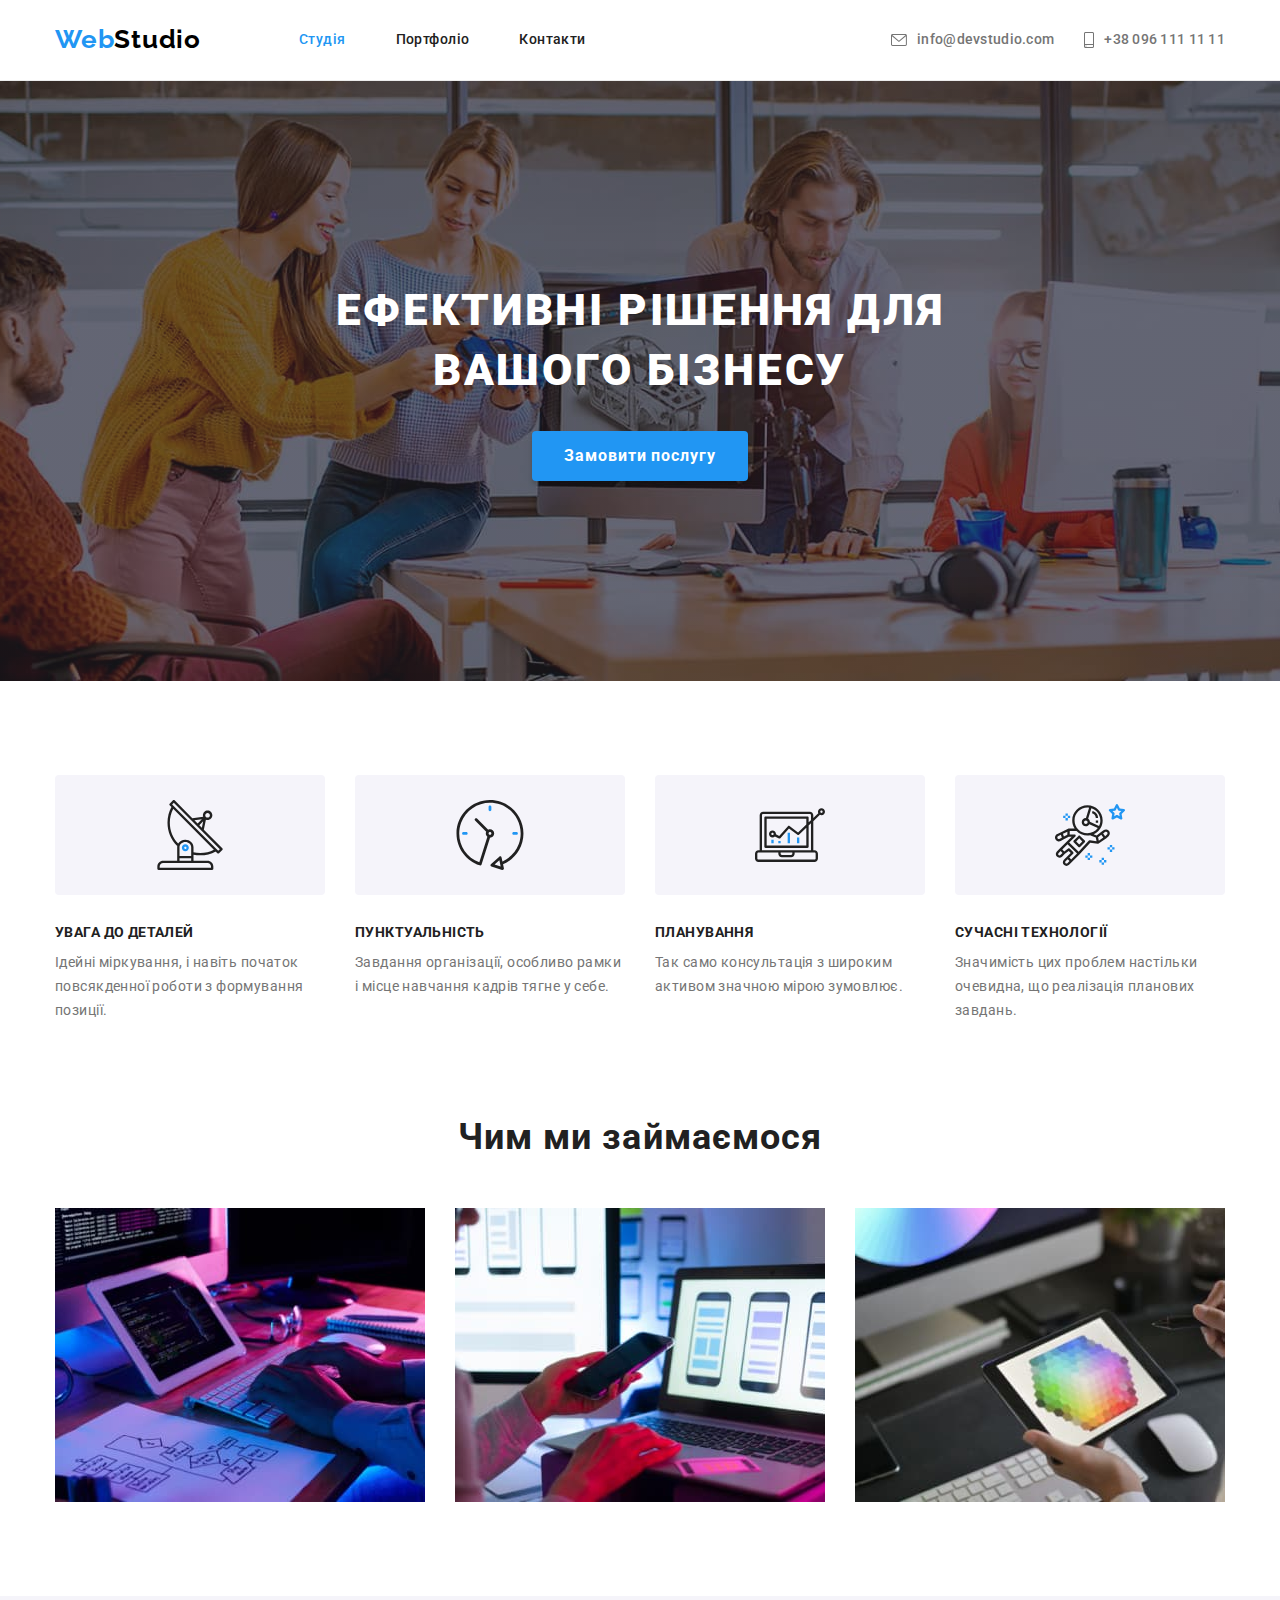
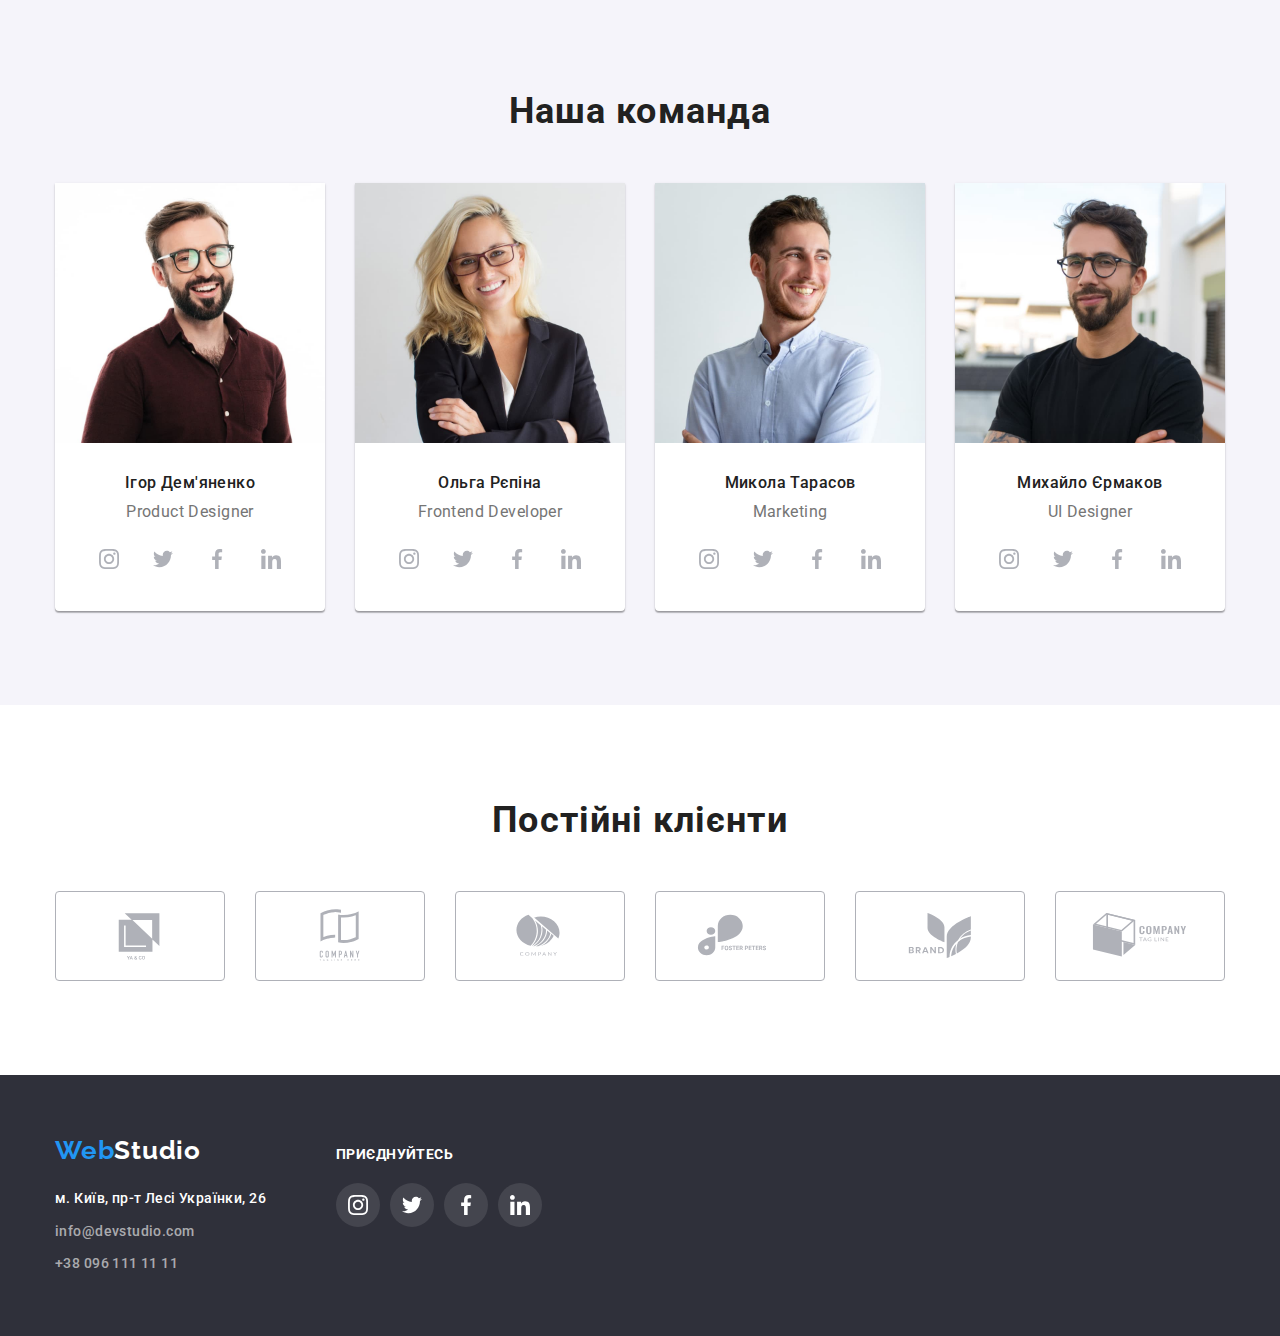
<file: index.html>
<!DOCTYPE html>
<html lang="uk">
  <head>
    <meta charset="UTF-8" />
    <meta http-equiv="X-UA-Compatible" content="IE=edge" />
    <meta name="viewport" content="width=device-width, initial-scale=1.0" />
    <link rel="preconnect" href="https://fonts.googleapis.com" />
    <link rel="preconnect" href="https://fonts.gstatic.com" crossorigin />
    <link
      href="https://fonts.googleapis.com/css2?family=Raleway:wght@700&family=Roboto:wght@400;500;700;900&display=swap"
      rel="stylesheet"
    />
    <title>Студія</title>
    <link
      rel="stylesheet"
      href="https://cdnjs.cloudflare.com/ajax/libs/modern-normalize/1.1.0/modern-normalize.min.css"
    />
    <link rel="stylesheet" href="./css/styles.css" />
  </head>
  <body>
    <!--Шапка сайту-->
    <header class="page-header">
      <div class="container header-container">
        <a href="./index.html" class="primary-link"><span class="header-logo">Web</span>Studio</a>
        <nav>
          <ul class="nav site-nav list">
            <li class="header-item"><a href="./index.html" class="link current">Студія</a></li>
            <li class="header-item"><a href="./portfolio.html" class="link">Портфоліо</a></li>
            <li class="header-item"><a href="" class="link">Контакти</a></li>
          </ul>
        </nav>
        <ul class="auth-nav list">
          <li class="auth-mail">
            <a href="mailto:info@devstudio.com" class="header-mail">
              <svg class="icon-contacts" width="16" height="12">
                <use href="./img/sprite.svg#icon-mail"></use>
              </svg>
              info@devstudio.com</a
            >
          </li>
          <li>
            <a href="tel:+380961111111" class="header-contact">
              <svg class="icon-contacts" width="10" height="16">
                <use href="./img/sprite.svg#icon-smartphone"></use>
              </svg>
              +38 096 111 11 11</a
            >
          </li>
        </ul>
      </div>
    </header>
    <main>
      <!--Hero-section-->
      <section class="hero overlay">
        <div class="container">
          <h1 class="hero-title">Ефективні рішення для вашого бізнесу</h1>
          <button type="button" class="btn">Замовити послугу</button>
        </div>
      </section>
      <section class="section-vantage">
        <div class="container">
          <h2 class="visually-hidden">Особливості</h2>
          <ul class="advantage">
            <li class="text-vantage">
              <div class="icon-vantage">
                <svg class="icon-antenna" width="70" height="70">
                  <use href="./img/sprite.svg#icon-antenna"></use>
                </svg>
              </div>
              <h3 class="three-title">УВАГА ДО ДЕТАЛЕЙ</h3>
              <p class="description">
                Ідейні міркування, і навіть початок повсякденної роботи з формування позиції.
              </p>
            </li>
            <li class="text-vantage">
              <div class="icon-vantage">
                <svg class="icon-antenna" width="70" height="70">
                  <use href="./img/sprite.svg#icon-clock"></use>
                </svg>
              </div>
              <h3 class="three-title">ПУНКТУАЛЬНІСТЬ</h3>
              <p class="description">
                Завдання організації, особливо рамки і місце навчання кадрів тягне у себе.
              </p>
            </li>
            <li class="text-vantage">
              <div class="icon-vantage">
                <svg class="icon-antenna" width="70" height="70">
                  <use href="./img/sprite.svg#icon-diagram"></use>
                </svg>
              </div>
              <h3 class="three-title">ПЛАНУВАННЯ</h3>
              <p class="description">
                Так само консультація з широким активом значною мірою зумовлює.
              </p>
            </li>
            <li class="text-vantage">
              <div class="icon-vantage">
                <svg class="icon-antenna" width="70" height="70">
                  <use href="./img/sprite.svg#icon-astronaut"></use>
                </svg>
              </div>
              <h3 class="three-title">СУЧАСНІ ТЕХНОЛОГІЇ</h3>
              <p class="description">
                Значимість цих проблем настільки очевидна, що реалізація планових завдань.
              </p>
            </li>
          </ul>
        </div>
      </section>
      <section class="section">
        <div class="container">
          <h2 class="two-title">Чим ми займаємося</h2>
          <ul class="list work-list">
            <li class="work-cart">
              <img
                class="no-gap"
                src="./img/img-1.jpg"
                alt="Розробка програмного забезпечення"
                width="370"
              />
            </li>
            <li class="work-cart">
              <img
                class="no-gap"
                src="./img/img-2.jpg"
                alt="Розробка програм для мобільних пристроїв"
                width="370"
              />
            </li>
            <li class="work-cart">
              <img class="no-gap" src="./img/img-3.jpg" alt="художник веб-дизайну" width="370" />
            </li>
          </ul>
        </div>
      </section>
      <section class="team">
        <div class="container">
          <h2 class="two-title">Наша команда</h2>
          <ul class="list team-list">
            <li class="team-cart">
              <img class="no-gap" src="./img/img2_1.jpg" alt="Ігор" width="270" />
              <div class="team-text">
                <h3 class="name-title">Ігор Дем'яненко</h3>
                <p class="team-prof">Product Designer</p>
                <ul class="social list">
                  <li class="icon-socials">
                    <a
                      href="https://www.instagram.com"
                      target="_blank"
                      class="social-link"
                      width="64"
                      heigth="64"
                    >
                      <svg class="icon-link">
                        <use href="./img/sprite.svg#icon-instagram"></use>
                      </svg>
                    </a>
                  </li>
                  <li class="icon-socials">
                    <a
                      href="https://twitter.com"
                      target="_blank"
                      class="social-link"
                      width="64"
                      heigth="64"
                    >
                      <svg class="icon-link">
                        <use href="./img/sprite.svg#icon-twitter"></use>
                      </svg>
                    </a>
                  </li>
                  <li class="icon-socials">
                    <a
                      href="https://www.facebook.com"
                      target="_blank"
                      class="social-link"
                      width="64"
                      heigth="64"
                    >
                      <svg class="icon-link">
                        <use href="./img/sprite.svg#icon-facebook"></use>
                      </svg>
                    </a>
                  </li>
                  <li class="icon-socials">
                    <a
                      href="https://www.linkedin.com"
                      target="_blank"
                      class="social-link"
                      width="64"
                      heigth="64"
                    >
                      <svg class="icon-link">
                        <use href="./img/sprite.svg#icon-linkedin"></use>
                      </svg>
                    </a>
                  </li>
                </ul>
              </div>
            </li>
            <li class="team-cart">
              <img class="no-gap" src="./img/img2_2.jpg" alt="Ольга" width="270" />
              <div class="team-text">
                <h3 class="name-title">Ольга Рєпіна</h3>
                <p class="team-prof">Frontend Developer</p>

                <ul class="social list">
                  <li class="icon-socials">
                    <a
                      href="https://www.instagram.com"
                      target="_blank"
                      class="social-link"
                      width="64"
                      heigth="64"
                    >
                      <svg class="icon-link">
                        <use href="./img/sprite.svg#icon-instagram"></use>
                      </svg>
                    </a>
                  </li>
                  <li class="icon-socials">
                    <a
                      href="https://twitter.com"
                      target="_blank"
                      class="social-link"
                      width="64"
                      heigth="64"
                    >
                      <svg class="icon-link">
                        <use href="./img/sprite.svg#icon-twitter"></use>
                      </svg>
                    </a>
                  </li>
                  <li class="icon-socials">
                    <a
                      href="https://www.facebook.com"
                      target="_blank"
                      class="social-link"
                      width="64"
                      heigth="64"
                    >
                      <svg class="icon-link">
                        <use href="./img/sprite.svg#icon-facebook"></use>
                      </svg>
                    </a>
                  </li>
                  <li class="icon-socials">
                    <a
                      href="https://www.linkedin.com"
                      target="_blank"
                      class="social-link"
                      width="64"
                      heigth="64"
                    >
                      <svg class="icon-link">
                        <use href="./img/sprite.svg#icon-linkedin"></use>
                      </svg>
                    </a>
                  </li>
                </ul>
              </div>
            </li>
            <li class="team-cart">
              <img class="no-gap" src="./img/img2_3.jpg" alt="Микола" width="270" />
              <div class="team-text">
                <h3 class="name-title">Микола Тарасов</h3>
                <p class="team-prof">Marketing</p>
                <ul class="social list">
                  <li class="icon-socials">
                    <a
                      href="https://www.instagram.com"
                      target="_blank"
                      class="social-link"
                      width="64"
                      heigth="64"
                    >
                      <svg class="icon-link">
                        <use href="./img/sprite.svg#icon-instagram"></use>
                      </svg>
                    </a>
                  </li>
                  <li class="icon-socials">
                    <a
                      href="https://twitter.com"
                      target="_blank"
                      class="social-link"
                      width="64"
                      heigth="64"
                    >
                      <svg class="icon-link">
                        <use href="./img/sprite.svg#icon-twitter"></use>
                      </svg>
                    </a>
                  </li>
                  <li class="icon-socials">
                    <a
                      href="https://www.facebook.com"
                      target="_blank"
                      class="social-link"
                      width="64"
                      heigth="64"
                    >
                      <svg class="icon-link">
                        <use href="./img/sprite.svg#icon-facebook"></use>
                      </svg>
                    </a>
                  </li>
                  <li class="icon-socials">
                    <a
                      href="https://www.linkedin.com"
                      target="_blank"
                      class="social-link"
                      width="64"
                      heigth="64"
                    >
                      <svg class="icon-link">
                        <use href="./img/sprite.svg#icon-linkedin"></use>
                      </svg>
                    </a>
                  </li>
                </ul>
              </div>
            </li>
            <li class="team-cart">
              <img class="no-gap" src="./img/img2_4.jpg" alt="Михайло" width="270" />
              <div class="team-text">
                <h3 class="name-title">Михайло Єрмаков</h3>
                <p class="team-prof">UI Designer</p>
                <ul class="social list">
                  <li class="icon-socials">
                    <a
                      href="https://www.instagram.com"
                      target="_blank"
                      class="social-link"
                      width="64"
                      heigth="64"
                    >
                      <svg class="icon-link">
                        <use href="./img/sprite.svg#icon-instagram"></use>
                      </svg>
                    </a>
                  </li>
                  <li class="icon-socials">
                    <a
                      href="https://twitter.com"
                      target="_blank"
                      class="social-link"
                      width="64"
                      heigth="64"
                    >
                      <svg class="icon-link">
                        <use href="./img/sprite.svg#icon-twitter"></use>
                      </svg>
                    </a>
                  </li>
                  <li class="icon-socials">
                    <a
                      href="https://www.facebook.com"
                      target="_blank"
                      class="social-link"
                      width="64"
                      heigth="64"
                    >
                      <svg class="icon-link">
                        <use href="./img/sprite.svg#icon-facebook"></use>
                      </svg>
                    </a>
                  </li>
                  <li class="icon-socials">
                    <a
                      href="https://www.linkedin.com"
                      target="_blank"
                      class="social-link"
                      width="64"
                      heigth="64"
                    >
                      <svg class="icon-link">
                        <use href="./img/sprite.svg#icon-linkedin"></use>
                      </svg>
                    </a>
                  </li>
                </ul>
              </div>
            </li>
          </ul>
        </div>
      </section>
      <section class="section client">
        <div class="container">
          <h2 class="two-title">Постійні клієнти</h2>
          <ul class="clients list">
            <li class="clients-block">
              <a href="" class="clients-link">
                <svg class="icon-client" width="106" heigth="60">
                  <use href="./img/sprite.svg#icon-client1"></use>
                </svg>
              </a>
            </li>
            <li class="clients-block">
              <a href="" class="clients-link">
                <svg class="icon-client" width="106" heigth="60">
                  <use href="./img/sprite.svg#icon-client2"></use>
                </svg>
              </a>
            </li>
            <li class="clients-block">
              <a href="" class="clients-link">
                <svg class="icon-client" width="106" heigth="60">
                  <use href="./img/sprite.svg#icon-client3"></use>
                </svg>
              </a>
            </li>
            <li class="clients-block">
              <a href="" class="clients-link">
                <svg class="icon-client" width="106" heigth="60">
                  <use href="./img/sprite.svg#icon-client4"></use>
                </svg>
              </a>
            </li>
            <li class="clients-block">
              <a href="" class="clients-link">
                <svg class="icon-client" width="106" heigth="60">
                  <use href="./img/sprite.svg#icon-client5"></use>
                </svg>
              </a>
            </li>
            <li class="clients-block">
              <a href="" class="clients-link">
                <svg class="icon-client" width="106" heigth="60">
                  <use href="./img/sprite.svg#icon-client6"></use>
                </svg>
              </a>
            </li>
          </ul>
        </div>
      </section>
    </main>
    <footer class="foot">
      <div class="container general-container">
        <div class="foot-container">
          <a href="./index.html" class="footer-studio"
            ><span class="footer-logo">Web</span>Studio</a
          >
          <address class="foot-adress">
            <ul class="list">
              <li class="foot-location">
                <a
                  href="https://goo.gl/maps/oV6Z48g4HEGh3aJA7"
                  target="_blank"
                  class="address-location link"
                  rel="noopener noreferrer"
                  >м. Київ, пр-т Лесі Українки, 26</a
                >
              </li>
              <li class="foot-mail">
                <a href="mailto:info@devstudio.com" class="footer-mail link">info@devstudio.com</a>
              </li>
              <li class="foot-contact">
                <a href="tel:+380961111111" class="footer-contact link">+38 096 111 11 11</a>
              </li>
            </ul>
          </address>
        </div>
        <div class="foot-socials">
          <b class="foot-text">приєднуйтесь</b>
          <ul class="social list">
            <li class="icon-socials">
              <a
                href="https://www.instagram.com"
                target="_blank"
                class="f-social-link"
                width="64"
                heigth="64"
              >
                <svg class="icon-link">
                  <use href="./img/sprite.svg#icon-instagram"></use>
                </svg>
              </a>
            </li>
            <li class="icon-socials">
              <a
                href="https://twitter.com"
                target="_blank"
                class="f-social-link"
                width="64"
                heigth="64"
              >
                <svg class="icon-link">
                  <use href="./img/sprite.svg#icon-twitter"></use>
                </svg>
              </a>
            </li>
            <li class="icon-socials">
              <a
                href="https://www.facebook.com"
                target="_blank"
                class="f-social-link"
                width="64"
                heigth="64"
              >
                <svg class="icon-link">
                  <use href="./img/sprite.svg#icon-facebook"></use>
                </svg>
              </a>
            </li>
            <li class="icon-socials">
              <a
                href="https://www.linkedin.com"
                target="_blank"
                class="f-social-link"
                width="64"
                heigth="64"
              >
                <svg class="icon-link">
                  <use href="./img/sprite.svg#icon-linkedin"></use>
                </svg>
              </a>
            </li>
          </ul>
        </div>
      </div>
    </footer>
  </body>
</html>
</file>
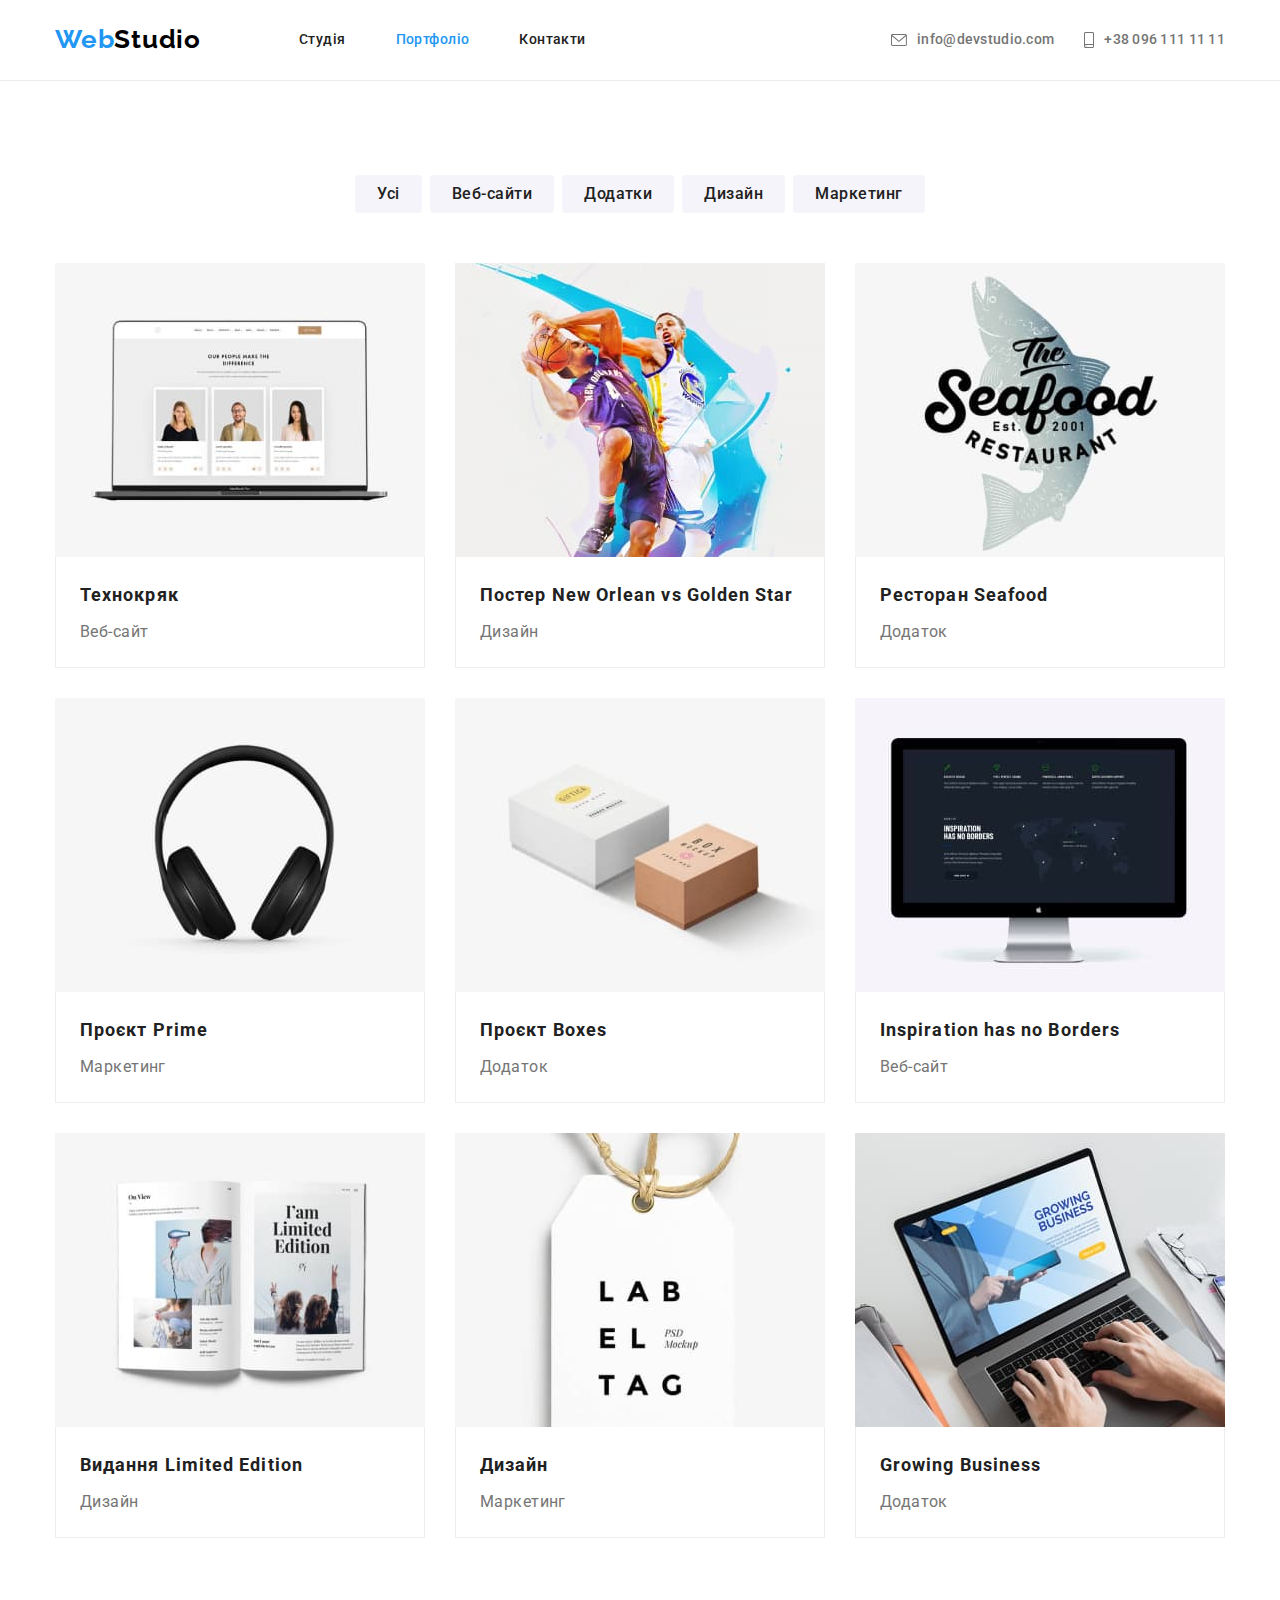
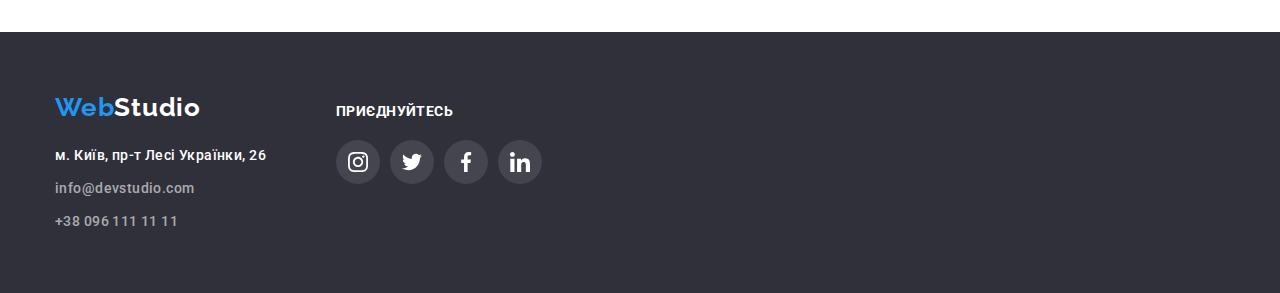
<file: portfolio.html>
<!DOCTYPE html>
<html lang="uk">
  <head>
    <meta charset="UTF-8" />
    <meta http-equiv="X-UA-Compatible" content="IE=edge" />
    <meta name="viewport" content="width=device-width, initial-scale=1.0" />
    <link rel="preconnect" href="https://fonts.googleapis.com" />
    <link rel="preconnect" href="https://fonts.gstatic.com" crossorigin />
    <link
      href="https://fonts.googleapis.com/css2?family=Raleway:wght@700&family=Roboto:wght@400;500;700;900&display=swap"
      rel="stylesheet"
    />
    <title>Портфоліо</title>
    <link
      rel="stylesheet"
      href="https://cdnjs.cloudflare.com/ajax/libs/modern-normalize/1.1.0/modern-normalize.min.css"
    />
    <link rel="stylesheet" href="./css/styles.css" />
  </head>
  <body>
    <!--Шапка сайту-->
    <header class="page-header">
      <div class="container header-container">
        <a href="./index.html" class="primary-link"><span class="header-logo">Web</span>Studio</a>
        <nav>
          <ul class="nav site-nav list">
            <li class="header-item"><a href="./index.html" class="link">Студія</a></li>
            <li class="header-item"><a href="./portfolio.html" class="link current">Портфоліо</a></li>
            <li class="header-item"><a href="" class="link">Контакти</a></li>
          </ul>
        </nav>
        <ul class="auth-nav list">
          <li class="auth-mail">
            <a href="mailto:info@devstudio.com" class="header-mail">
              <svg class="icon-contacts" width="16" height="12">
                <use href="./img/sprite.svg#icon-mail"></use>
              </svg>
              info@devstudio.com</a
            >
          </li>
          <li>
            <a href="tel:+380961111111" class="header-contact">
              <svg class="icon-contacts" width="10" height="16">
                <use href="./img/sprite.svg#icon-smartphone"></use>
              </svg>
              +38 096 111 11 11</a
            >
          </li>
        </ul>
      </div>
    </header>
    <main>
      <section class="pf-container">
        <div class="container">
          <h1 class="visually-hidden title-hidd">Наше портфоліо</h1>

          <ul class="filter list">
            <li class="pf-item"><button type="button" class="filter-btn">Усі</button></li>
            <li class="pf-item"><button type="button" class="filter-btn">Веб-сайти</button></li>
            <li class="pf-item"><button type="button" class="filter-btn">Додатки</button></li>
            <li class="pf-item"><button type="button" class="filter-btn">Дизайн</button></li>
            <li class="pf-item"><button type="button" class="filter-btn">Маркетинг</button></li>
          </ul>

          <ul class="list work-list">
            <li class="pf-work-cart">
              <a href="" class="link-shadow"
                ><img class="no-gap" src="./img/portfol-1.jpg" alt="Технокряк" width="370" />
                <div class="pf-content">
                  <h2 class="two-pf">Технокряк</h2>
                  <p class="text-pf">Веб-сайт</p>
                </div>
              </a>
            </li>
            <li class="pf-work-cart">
              <a href="" class="link-shadow"
                ><img
                  class="no-gap"
                  src="./img/portfol-2.jpg"
                  alt="Двоє чоловіків грають в баскетбол"
                  width="370"
                />
                <div class="pf-content">
                  <h2 class="two-pf">Постер New Orlean vs Golden Star</h2>
                  <p class="text-pf">Дизайн</p>
                </div></a
              >
            </li>
            <li class="pf-work-cart">
              <a href="" class="link-shadow"
                ><img
                  class="no-gap"
                  src="./img/portfol-3.jpg"
                  alt="Логотип ресторану Seafood"
                  width="370"
                />
                <div class="pf-content">
                  <h2 class="two-pf">Ресторан Seafood</h2>
                  <p class="text-pf">Додаток</p>
                </div></a
              >
            </li>
            <li class="pf-work-cart">
              <a href="" class="link-shadow"
                ><img class="no-gap" src="./img/portfol-4.jpg" alt="Навушники" width="370" />
                <div class="pf-content">
                  <h2 class="two-pf">Проєкт Prime</h2>
                  <p class="text-pf">Маркетинг</p>
                </div></a
              >
            </li>
            <li class="pf-work-cart">
              <a href="" class="link-shadow"
                ><img class="no-gap" src="./img/portfol-5.jpg" alt="Дві коробки" width="370" />
                <div class="pf-content">
                  <h2 class="two-pf">Проєкт Boxes</h2>
                  <p class="text-pf">Додаток</p>
                </div></a
              >
            </li>
            <li class="pf-work-cart">
              <a href="" class="link-shadow"
                ><img class="no-gap" src="./img/portfol-6.jpg" alt="Монітор" width="370" />
                <div class="pf-content">
                  <h2 class="two-pf">Inspiration has no Borders</h2>
                  <p class="text-pf">Веб-сайт</p>
                </div></a
              >
            </li>
            <li class="pf-work-cart">
              <a href="" class="link-shadow"
                ><img class="no-gap" src="./img/portfol-7.jpg" alt="Розгорнута книга" width="370" />
                <div class="pf-content">
                  <h2 class="two-pf">Видання Limited Edition</h2>
                  <p class="text-pf">Дизайн</p>
                </div></a
              >
            </li>
            <li class="pf-work-cart">
              <a href="" class="link-shadow"
                ><img class="no-gap" src="./img/portfol-8.jpg" alt="Проект LAB" width="370" />
                <div class="pf-content">
                  <h2 class="two-pf">Дизайн</h2>
                  <p class="text-pf">Маркетинг</p>
                </div></a
              >
            </li>
            <li class="pf-work-cart">
              <a href="" class="link-shadow"
                ><img
                  class="no-gap"
                  src="./img/portfol-9.jpg"
                  alt="Верстальник за роботою"
                  width="370"
                />
                <div class="pf-content">
                  <h2 class="two-pf">Growing Business</h2>
                  <p class="text-pf">Додаток</p>
                </div></a
              >
            </li>
          </ul>
        </div>
      </section>
    </main>
    <footer class="foot">
      <div class="container general-container">
        <div class="foot-container">
          <a href="./index.html" class="footer-studio"
            ><span class="footer-logo">Web</span>Studio</a
          >
          <address class="foot-adress">
            <ul class="list">
              <li class="foot-location">
                <a
                  href="https://goo.gl/maps/oV6Z48g4HEGh3aJA7"
                  target="_blank"
                  class="address-location link"
                  rel="noopener noreferrer"
                  >м. Київ, пр-т Лесі Українки, 26</a
                >
              </li>
              <li class="foot-mail">
                <a href="mailto:info@devstudio.com" class="footer-mail link">info@devstudio.com</a>
              </li>
              <li class="foot-contact">
                <a href="tel:+380961111111" class="footer-contact link">+38 096 111 11 11</a>
              </li>
            </ul>
          </address>
        </div>
        <div class="foot-socials">
          <b class="foot-text">приєднуйтесь</b>
          <ul class="social list">
            <li class="icon-socials">
              <a
                href="https://www.instagram.com"
                target="_blank"
                class="f-social-link"
                width="64"
                heigth="64"
              >
                <svg class="icon-link">
                  <use href="./img/sprite.svg#icon-instagram"></use>
                </svg>
              </a>
            </li>
            <li class="icon-socials">
              <a
                href="https://twitter.com"
                target="_blank"
                class="f-social-link"
                width="64"
                heigth="64"
              >
                <svg class="icon-link">
                  <use href="./img/sprite.svg#icon-twitter"></use>
                </svg>
              </a>
            </li>
            <li class="icon-socials">
              <a
                href="https://www.facebook.com"
                target="_blank"
                class="f-social-link"
                width="64"
                heigth="64"
              >
                <svg class="icon-link">
                  <use href="./img/sprite.svg#icon-facebook"></use>
                </svg>
              </a>
            </li>
            <li class="icon-socials">
              <a
                href="https://www.linkedin.com"
                target="_blank"
                class="f-social-link"
                width="64"
                heigth="64"
              >
                <svg class="icon-link">
                  <use href="./img/sprite.svg#icon-linkedin"></use>
                </svg>
              </a>
            </li>
          </ul>
        </div>
      </div>
    </footer>
  </body>
</html>
</file>
<file: css/styles.css>
:root {
    --logo-link-color: #000000;
    --primary-text-color: #757575;
    --secondary-text-color: #212121;
    --accent-color: #2196F3;
    --active-color: #188CE8;
    --primary-white-color: #ffffff;
    --secondary-bg-color: #F5F4FA;
    --border-color: #ECECEC;
    --content-color: #EEEEEE;
    --bg-color: #2F303A;
    --clients-logos-bg: #afb1b8;
    --footer-text-color: rgba(255, 255, 255, 0.6);
}

/* * {
   outline: 1px solid tomato; 
}     */

h1,
h2,
h3,
h4,
h5,
h6,
ul,
p {
    margin: 0;
}

ul {
    padding-left: 0;
}

body {
    font-family: 'Roboto', sans-serif;
    font-size: 14px;
    line-height: 1.7;
    letter-spacing: 0.03em;
    background-color: var(--primary-white-color);
    color: var(--primary-text-color);
}

.container {
    width: 1200px;
    padding-left: 15px;
    padding-right: 15px;
    margin: 0 auto;
}

.page-header {
    border-bottom: 1px solid var(--border-color);
}

.header-container {
    display: flex;
    align-items: center;
    min-height: 80px;
}

/* Header styles */

.nav {
    display: flex;
}

.auth-nav {
    display: flex;
    margin-left: auto;
}

.auth-mail {
    margin-right: 30px;
}

.site-nav .link.current {
    color: var(--accent-color);
}

.filter .filter-btn:hover,
.filter .filter-btn:focus {
    background-color: var(--accent-color);
    color: var(--primary-white-color);
}

a {
    text-decoration: none;
}

.primary-link {
    font-family: 'Raleway', sans-serif;
    font-weight: 700;
    font-size: 26px;
    line-height: 1.19;
    letter-spacing: 0.03em;
    color: var(--logo-link-color);
    margin-right: 93px;
    display: block;
}

.header-logo,
.footer-logo {
    font-family: 'Raleway', sans-serif;
    font-style: normal;
    font-weight: 700;
    font-size: 26px;
    line-height: 1.2;
    letter-spacing: 0.03em;
    color: var(--accent-color);
}

.link {
    font-weight: 500;
    font-size: 14px;
    line-height: 1.14;
    color: var(--secondary-text-color);
    padding: 5px;
    display: block;
}

.header-item:not(:first-child) {
    margin-left: 40px;
}

.pf-item:not(:first-child) {
    margin-left: 8px;

}

.link:hover,
.link:focus {
    color: var(--accent-color);
}

.icon-contacts {
    display: inline-block;
    vertical-align: middle;
    margin-right: 10px;
    fill: var(--primary-text-color);
}

.icon-contacts:hover {
    fill: var(--accent-color);
}

.header-contact {
    display: flex;
    align-items: center;
    font-weight: 500;
    font-size: 14px;
    line-height: 1.14;
    letter-spacing: 0.02em;
    color: var(--primary-text-color);
    font-style: normal;
}

.header-contact:hover,
.header-contact:focus {
    color: var(--accent-color);
}

.header-mail {
    display: flex;
    align-items: center;
    font-size: 14px;
    line-height: 1.14;
    letter-spacing: 0.02em;
    font-weight: 500;
    color: var(--primary-text-color);
}

.header-mail:hover,
.header-mail:focus {
    color: var(--accent-color);

}

.header-mail:hover .icon-contacts,
.header-mail:focus .icon-contacts {
    fill: var(--accent-color);
}

.header-contact:hover .icon-contacts,
.header-contact:focus .icon-contacts {
    fill: var(--accent-color);
}

.list,
.advantage {
    list-style: none;
}

/* Hero section */

.hero {
    text-align: center;
    padding-top: 200px;
    padding-bottom: 200px;
    background: var(--bg-color);
}

.hero-title {
    font-weight: 900;
    font-size: 44px;
    line-height: 1.36;
    text-align: center;
    letter-spacing: 0.06em;
    text-transform: uppercase;
    color: var(--primary-white-color);
    margin: 0 auto;
    max-width: 696px;
    margin-bottom: 30px;
}

.overlay {
    max-width: 1600px;
    height: 600px;
    margin-right: auto;
    margin-left: auto;
    background-image: linear-gradient(to right, rgba(47, 48, 58, 0.4), rgba(47, 48, 58, 0.4)), url(../img/hero.jpg);
    background-repeat: no-repeat;
    background-position: center;
    background-size: cover;
}

.btn {
    font-family: inherit;
    font-weight: 700;
    font-size: 16px;
    line-height: 1.87;
    letter-spacing: 0.06em;
    cursor: pointer;
    background: var(--accent-color);
    color: var(--primary-white-color);
    box-shadow: 0px 4px 4px rgba(0, 0, 0, 0.15);
    border-radius: 4px;
    border: none;
    padding: 10px 32px;
    box-shadow: 0px 4px 4px rgba(0, 0, 0, 0.15);
    border-radius: 4px;
}

.btn:hover,
.btn:focus {
    background: var(--active-color);
}

.filter-btn {
    font-family: inherit;
    font-weight: 500;
    font-size: 16px;
    line-height: 1.62;
    letter-spacing: 0.03em;
    cursor: pointer;
    color: var(--secondary-text-color);
    background-color: var(--secondary-bg-color);
    border: none;
    padding: 6px 22px;
    border-radius: 4px;
}

.filter-btn:focus,
.filter-btn:hover {
    box-shadow: 0px 1px 3px rgba(0, 0, 0, 0.12),
        0px 1px 1px rgba(0, 0, 0, 0.14),
        0px 2px 1px rgba(0, 0, 0, 0.2);
    background: var(--active-color);
}

/* Vantage section */

.visually-hidden {
    position: absolute;
    width: 1px;
    height: 1px;
    margin: -1px;
    border: 0;
    padding: 0;
    white-space: nowrap;
    clip-path: inset(100%);
    clip: rect(0 0 0 0);
    overflow: hidden;
}

.section-vantage {
    padding-top: 94px;
    padding-bottom: 94px;
}

.advantage {
    display: flex;

}

.icon-vantage {
    display: flex;
    align-items: center;
    justify-content: center;
    width: 270px;
    height: 120px;
    margin-bottom: 30px;
    background-color: var(--secondary-bg-color);
    border-radius: 4px;
}

.text-vantage {
    width: 270px;
}

.text-vantage:not(:first-child) {
    margin-left: 30px;
}

.text-vantage {
    display: block;
}

.three-title {
    font-weight: 700;
    font-size: 14px;
    line-height: 1.14;
    text-transform: uppercase;
    color: var(--secondary-text-color);
}

.description {
    margin-top: 10px;
}

/* Profession section */

.section {
    padding-bottom: 94px;
}

.two-title {
    font-weight: 700;
    font-size: 36px;
    line-height: 1.17;
    letter-spacing: 0.03em;
    text-align: center;
    margin-bottom: 50px;
    color: var(--secondary-text-color);
}

.work-list {
    display: flex;
    flex-wrap: wrap;
}

.work-cart:not(:first-child) {
    margin-left: 30px;
}

.no-gap {
    display: block;
}

/* Team section */

.team {
    background: var(--secondary-bg-color);
    padding-top: 94px;
    padding-bottom: 94px;
}

.name-title {
    font-weight: 500;
    font-size: 16px;
    line-height: 1.2;
    color: var(--secondary-text-color);
    text-align: center;
    margin-bottom: 10px;
}

.team-prof {
    font-size: 16px;
    line-height: 1.2;
    color: var(--primary-text-color);
    margin-bottom: 16px;
    text-align: center;
}

.team-list {
    display: flex;
}

.team-text {
    padding-top: 30px;
    padding-bottom: 30px;
}

.team-cart {
    background-color: var(--primary-white-color);
    box-shadow: 0px 1px 3px rgba(0, 0, 0, 0.12),
        0px 1px 1px rgba(0, 0, 0, 0.14),
        0px 2px 1px rgba(0, 0, 0, 0.2);
    border-radius: 0px 0px 4px 4px;
}

.team-cart:not(:first-child) {
    margin-left: 30px;
}

.social {
    padding: 0;
    margin: 0;
    display: flex;
    align-items: center;
    justify-content: center;
}

.icon-link {
    width: 20px;
    height: 20px;
    fill: currentColor;
}

.social-link {
    padding: 0;
    border: none;
    width: 44px;
    height: 44px;
    border-radius: 50px;
    background-color: var(--primary-white-color);
    color: var(--clients-logos-bg);
    display: flex;
    align-items: center;
    justify-content: center;
}

.social-link:hover,
.social-link:focus {
    background-color: var(--accent-color);
    color: var(--primary-white-color);
}

.icon-socials:not(:last-child) {
    margin-right: 10px;
}

/* Clients section */

.clients {
    display: flex;
}

.icon-client {
    width: 106px;
    height: 60px;
}

.clients-block:not(:last-child) {
    margin-right: 30px;
}

.clients-link {
    display: flex;
    align-items: center;
    justify-content: center;
    width: 170px;
    height: 90px;
    fill: var(--clients-logos-bg);
    border-radius: 4px;
    border: 1px solid var(--clients-logos-bg);
}

.clients-link:hover,
.clients-link:focus {
    fill: var(--accent-color);
    border: 1px solid var(--accent-color);
}


/* Portfolio */

.pf-container {
    padding-top: 94px;
    padding-bottom: 94px;
}

.two-pf {
    font-weight: 700;
    font-size: 18px;
    line-height: 2.0;
    letter-spacing: 0.06em;
    color: var(--secondary-text-color);
    margin-bottom: 4px;
}

.text-pf {
    font-size: 16px;
    line-height: 1.88;
    color: var(--primary-text-color);
}

.filter {
    display: flex;
    justify-content: center;
    display: flex;
    margin-bottom: 50px;
    list-style: none;
}

.pf-work-cart {
    width: calc((100% - (30px * 2)) / 3);
    margin-right: 30px;
    margin-bottom: 30px;
}

.link-shadow {
    display: block;
}

.link-shadow:hover {
    box-shadow: 0px 1px 1px rgba(0, 0, 0, 0.12), 0px 4px 4px rgba(0, 0, 0, 0.06), 1px 4px 6px rgba(0, 0, 0, 0.16);
}

.pf-content {
    padding: 20px 24px;
    border: 1px solid var(--content-color);
    border-top: 0;
}

.pf-work-cart:nth-child(3n) {
    margin-right: 0;
}

.pf-work-cart:nth-last-child(-n+3) {
    margin-bottom: 0;
}

/* Clients section */
.client {
    padding-top: 94px;
}

/* Footer */

.foot {
    background: var(--bg-color);
    padding-top: 60px;
    padding-bottom: 60px;
}

.general-container {
    display: flex;
    align-items: baseline;
}

.foot-socials {
   margin-left: 70px;
}

.f-social-link {
    padding: 0;
    border: none;
    width: 44px;
    height: 44px;
    cursor: pointer;
    background-color: rgba(255, 255, 255, 0.1);
    border-radius: 50px;
    color: var(--primary-white-color);
    display: flex;
    align-items: center;
    justify-content: center;
}

.f-social-link:hover,
.f-social-link:focus {
    background-color: var(--accent-color);
}

.foot-text {
    display: block;
    font-weight: 700;
    font-size: 14px;
    line-height: 1.14;
    margin-bottom: 20px;
    text-transform: uppercase;
    color: var(--primary-white-color);
}

.foot a {
    text-decoration: none;
}

.footer-studio {
    font-family: 'Raleway', sans-serif;
    font-weight: 700;
    font-style: normal;
    font-size: 26px;
    line-height: 1.2;
    letter-spacing: 0.03em;
    color: var(--primary-white-color);
    padding: 0;
}

.foot-adress {
    margin-top: 20px;
}

.address-location {
    padding: 0;
    font-style: normal;
    font-size: 14px;
    line-height: 1.7;
    color: var(--primary-white-color);
}

.footer-mail {
    padding: 0;
    font-style: normal;
    font-size: 14px;
    line-height: 1.7;
    color: var(--footer-text-color);
}

.footer-contact {
    padding: 0;
    font-style: normal;
    font-size: 14px;
    line-height: 1.7;
    color: var(--footer-text-color);
}

.foot-mail {
    margin-top: 9px;
}

.foot-contact {
    margin-top: 9px;
}
</file>
